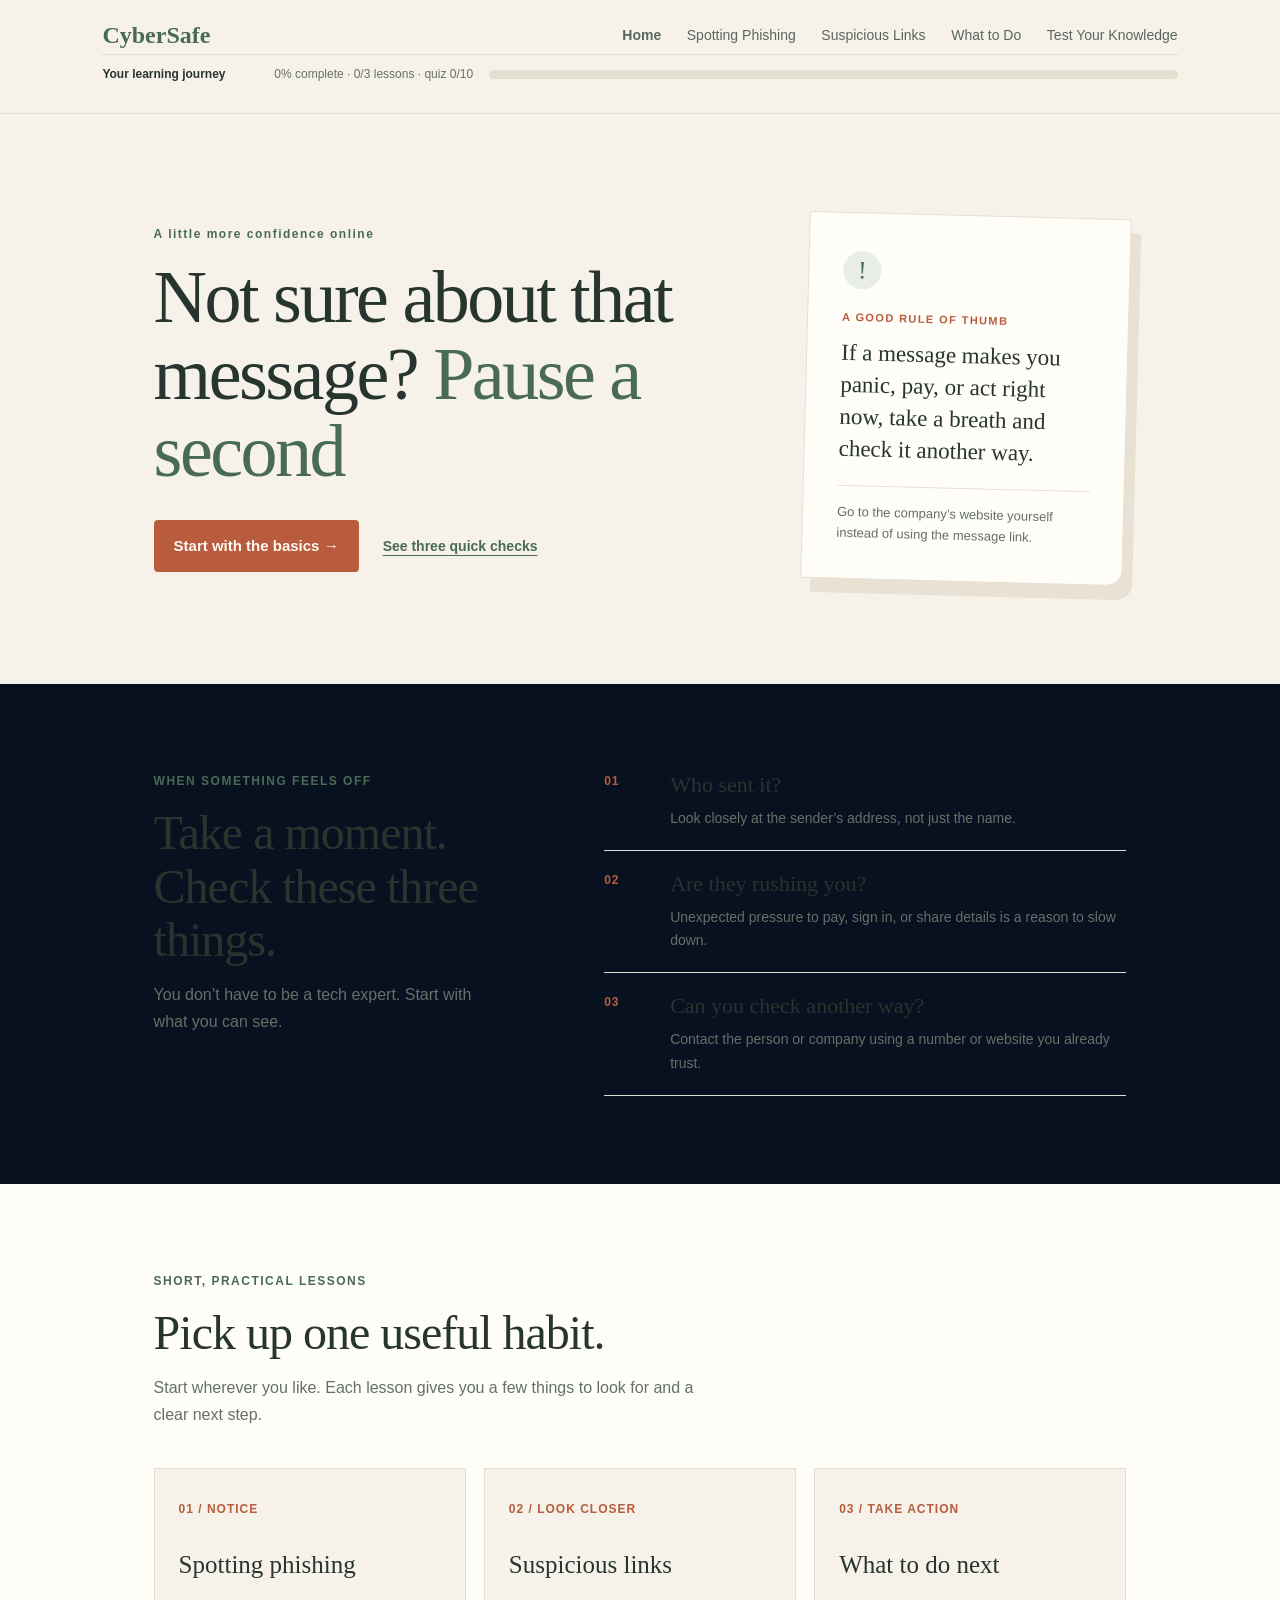
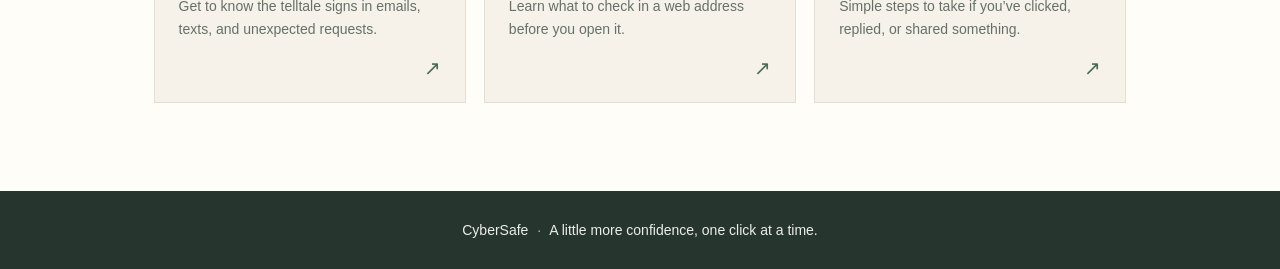
<file: index.html>
<!DOCTYPE html>
<html lang="en">
<head>
    <meta charset="UTF-8">
    <meta name="viewport" content="width=device-width, initial-scale=1.0">
    <title>CyberSafe</title>
    <link rel="icon" type="image/png" href="favicon.png">
    <link rel="stylesheet" href="style.css">
</head>
<body class="home-page" data-page="home">
    <nav>
        <div class="logo">CyberSafe</div>
        <div class="nav-links">
            <a href="index.html">Home</a>
            <a href="spotting-phishing.html">Spotting Phishing</a>
            <a href="suspicious-links.html">Suspicious Links</a>
            <a href="what-to-do.html">What to Do</a>
            <a href="test-your-knowledge.html">Test Your Knowledge</a>
        </div>
        <div class="site-progress" aria-label="Website learning progress">
            <div class="site-progress-copy">
                <span class="site-progress-title">Your learning journey</span>
                <span id="site-progress-label">Loading progress…</span>
            </div>
            <div class="site-progress-track" role="progressbar" aria-label="Website progress" aria-valuemin="0" aria-valuemax="100" aria-valuenow="0">
                <div class="site-progress-fill"></div>
            </div>
        </div>
    </nav>

    <main>
        <section id="home" class="hero">
            <div class="hero-copy">
                <p class="tag">A little more confidence online</p>
                <h1>Not sure about that message? <span>Pause a second</span></h1>
                <p class="hero-text">
                </p>
                <div class="hero-actions">
                    <a href="spotting-phishing.html" class="button">Start with the basics <span aria-hidden="true">→</span></a>
                    <a href="#quick-checks" class="text-link">See three quick checks</a>
                </div>
            </div>

            <aside class="hero-note" aria-label="A helpful online safety reminder">
                <span class="note-mark" aria-hidden="true">!</span>
                <p class="note-eyebrow">A good rule of thumb</p>
                <p class="note-quote">If a message makes you panic, pay, or act right now, take a breath and check it another way.</p>
                <p class="note-small">Go to the company’s website yourself instead of using the message link.</p>
            </aside>
        </section>

        <section id="quick-checks" class="section home-checks">
            <div class="section-heading">
                <p class="tag">WHEN SOMETHING FEELS OFF</p>
                <h2>Take a moment. Check these three things.</h2>
                <p class="description">You don’t have to be a tech expert. Start with what you can see.</p>
            </div>

            <ol class="checks-list">
                <li>
                    <span class="check-number">01</span>
                    <div><h3>Who sent it?</h3><p>Look closely at the sender’s address, not just the name.</p></div>
                </li>
                <li>
                    <span class="check-number">02</span>
                    <div><h3>Are they rushing you?</h3><p>Unexpected pressure to pay, sign in, or share details is a reason to slow down.</p></div>
                </li>
                <li>
                    <span class="check-number">03</span>
                    <div><h3>Can you check another way?</h3><p>Contact the person or company using a number or website you already trust.</p></div>
                </li>
            </ol>
        </section>

        <section id="videos" class="section home-lessons">
            <div class="section-heading">
                <p class="tag">SHORT, PRACTICAL LESSONS</p>
                <h2>Pick up one useful habit.</h2>
                <p class="description">Start wherever you like. Each lesson gives you a few things to look for and a clear next step.</p>
            </div>

            <div class="lesson-grid">
                <a class="lesson-link" href="spotting-phishing.html">
                    <article class="lesson-card">
                        <span class="lesson-number">01 / NOTICE</span>
                        <h3>Spotting phishing</h3>
                        <p>Get to know the telltale signs in emails, texts, and unexpected requests.</p>
                        <span class="lesson-arrow" aria-hidden="true">↗</span>
                    </article>
                </a>

                <a class="lesson-link" href="suspicious-links.html">
                    <article class="lesson-card">
                        <span class="lesson-number">02 / LOOK CLOSER</span>
                        <h3>Suspicious links</h3>
                        <p>Learn what to check in a web address before you open it.</p>
                        <span class="lesson-arrow" aria-hidden="true">↗</span>
                    </article>
                </a>

                <a class="lesson-link" href="what-to-do.html">
                    <article class="lesson-card">
                        <span class="lesson-number">03 / TAKE ACTION</span>
                        <h3>What to do next</h3>
                        <p>Simple steps to take if you’ve clicked, replied, or shared something.</p>
                        <span class="lesson-arrow" aria-hidden="true">↗</span>
                    </article>
                </a>
            </div>
        </section>

    </main>

    <footer>
        <p>CyberSafe <span aria-hidden="true">·</span> A little more confidence, one click at a time.</p>
    </footer>
    <script src="script.js"></script>
</body>
</html>
</file>
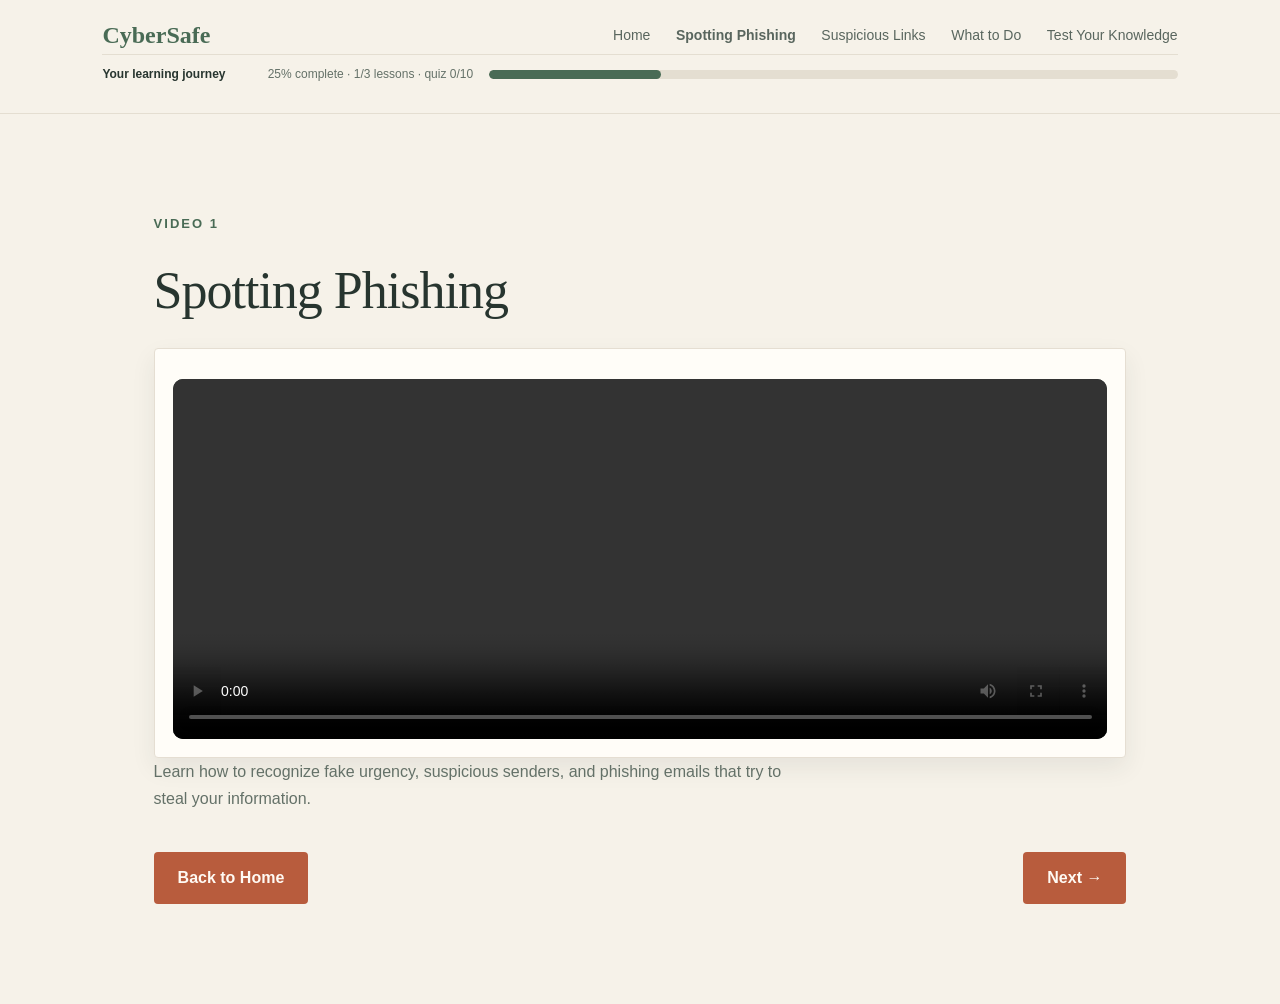
<file: spotting-phishing.html>
<!DOCTYPE html>
<html lang="en">
<head>
    <meta charset="UTF-8">
    <meta name="viewport" content="width=device-width, initial-scale=1.0">
    <title>Spotting Phishing | CyberSafe</title>
    <link rel="icon" type="image/png" href="favicon.png">
    <link rel="stylesheet" href="style.css">
</head>
<body data-page="spotting">
    <nav>
        <div class="logo">CyberSafe</div>
        <div class="nav-links">
            <a href="index.html">Home</a>
            <a href="spotting-phishing.html">Spotting Phishing</a>
            <a href="suspicious-links.html">Suspicious Links</a>
            <a href="what-to-do.html">What to Do</a>
            <a href="test-your-knowledge.html">Test Your Knowledge</a>
        </div>
        <div class="site-progress" aria-label="Website learning progress">
            <div class="site-progress-copy">
                <span class="site-progress-title">Your learning journey</span>
                <span id="site-progress-label">Loading progress…</span>
            </div>
            <div class="site-progress-track" role="progressbar" aria-label="Website progress" aria-valuemin="0" aria-valuemax="100" aria-valuenow="0">
                <div class="site-progress-fill"></div>
            </div>
        </div>
    </nav>

    <main>
        <section class="section videos-section">
            <p class="tag">VIDEO 1</p>
            <h2>Spotting Phishing</h2>
            <div class="video-card full-width">
                <video controls preload="metadata">
                    <source src="videos/video1.mp4" type="video/mp4">
                    Your browser does not support the video tag.
                </video>
            </div>
            <p class="description">
                Learn how to recognize fake urgency, suspicious senders, and phishing emails that try to steal your information.
            </p>
            <div class="lesson-navigation">
                <a href="index.html" class="button">Back to Home</a>
                <a href="suspicious-links.html" class="button">Next →</a>
            </div>
        </section>
    </main>
    <script src="script.js"></script>
</body>
</html>
</file>
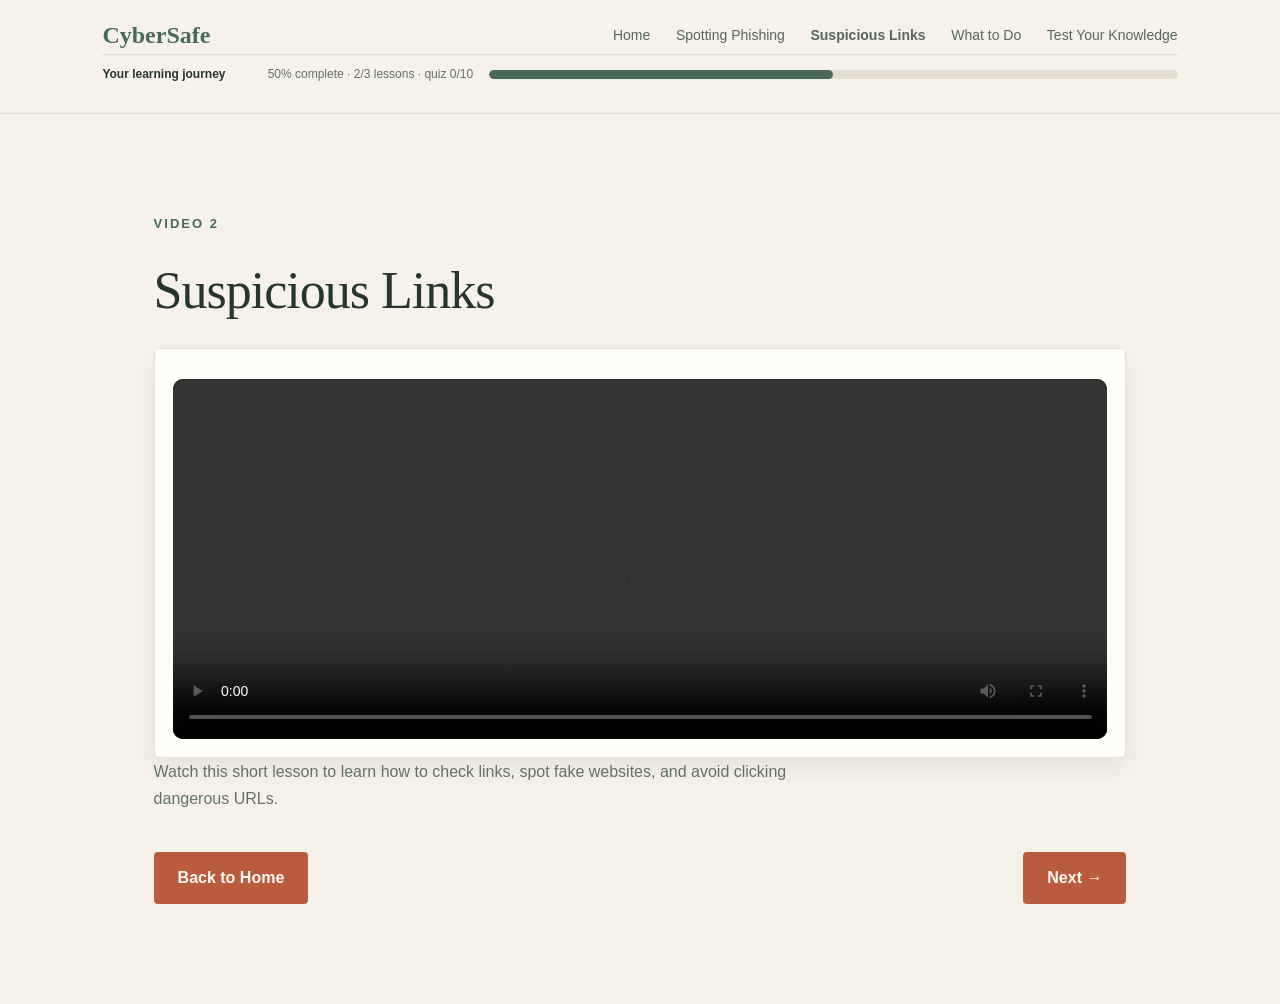
<file: suspicious-links.html>
<!DOCTYPE html>
<html lang="en">
<head>
    <meta charset="UTF-8">
    <meta name="viewport" content="width=device-width, initial-scale=1.0">
    <title>Suspicious Links | CyberSafe</title>
    <link rel="icon" type="image/png" href="favicon.png">
    <link rel="stylesheet" href="style.css">
</head>
<body data-page="links">
    <nav>
        <div class="logo">CyberSafe</div>
        <div class="nav-links">
            <a href="index.html">Home</a>
            <a href="spotting-phishing.html">Spotting Phishing</a>
            <a href="suspicious-links.html">Suspicious Links</a>
            <a href="what-to-do.html">What to Do</a>
            <a href="test-your-knowledge.html">Test Your Knowledge</a>
        </div>
        <div class="site-progress" aria-label="Website learning progress">
            <div class="site-progress-copy">
                <span class="site-progress-title">Your learning journey</span>
                <span id="site-progress-label">Loading progress…</span>
            </div>
            <div class="site-progress-track" role="progressbar" aria-label="Website progress" aria-valuemin="0" aria-valuemax="100" aria-valuenow="0">
                <div class="site-progress-fill"></div>
            </div>
        </div>
    </nav>

    <main>
        <section class="section videos-section">
            <p class="tag">VIDEO 2</p>
            <h2>Suspicious Links</h2>
            <div class="video-card full-width">
                <video controls preload="metadata">
                    <source src="videos/video2.mp4" type="video/mp4">
                    Your browser does not support the video tag.
                </video>
            </div>
            <p class="description">
                Watch this short lesson to learn how to check links, spot fake websites, and avoid clicking dangerous URLs.
            </p>
            <div class="lesson-navigation">
                <a href="index.html" class="button">Back to Home</a>
                <a href="what-to-do.html" class="button">Next →</a>
            </div>
        </section>
    </main>
    <script src="script.js"></script>
</body>
</html>
</file>
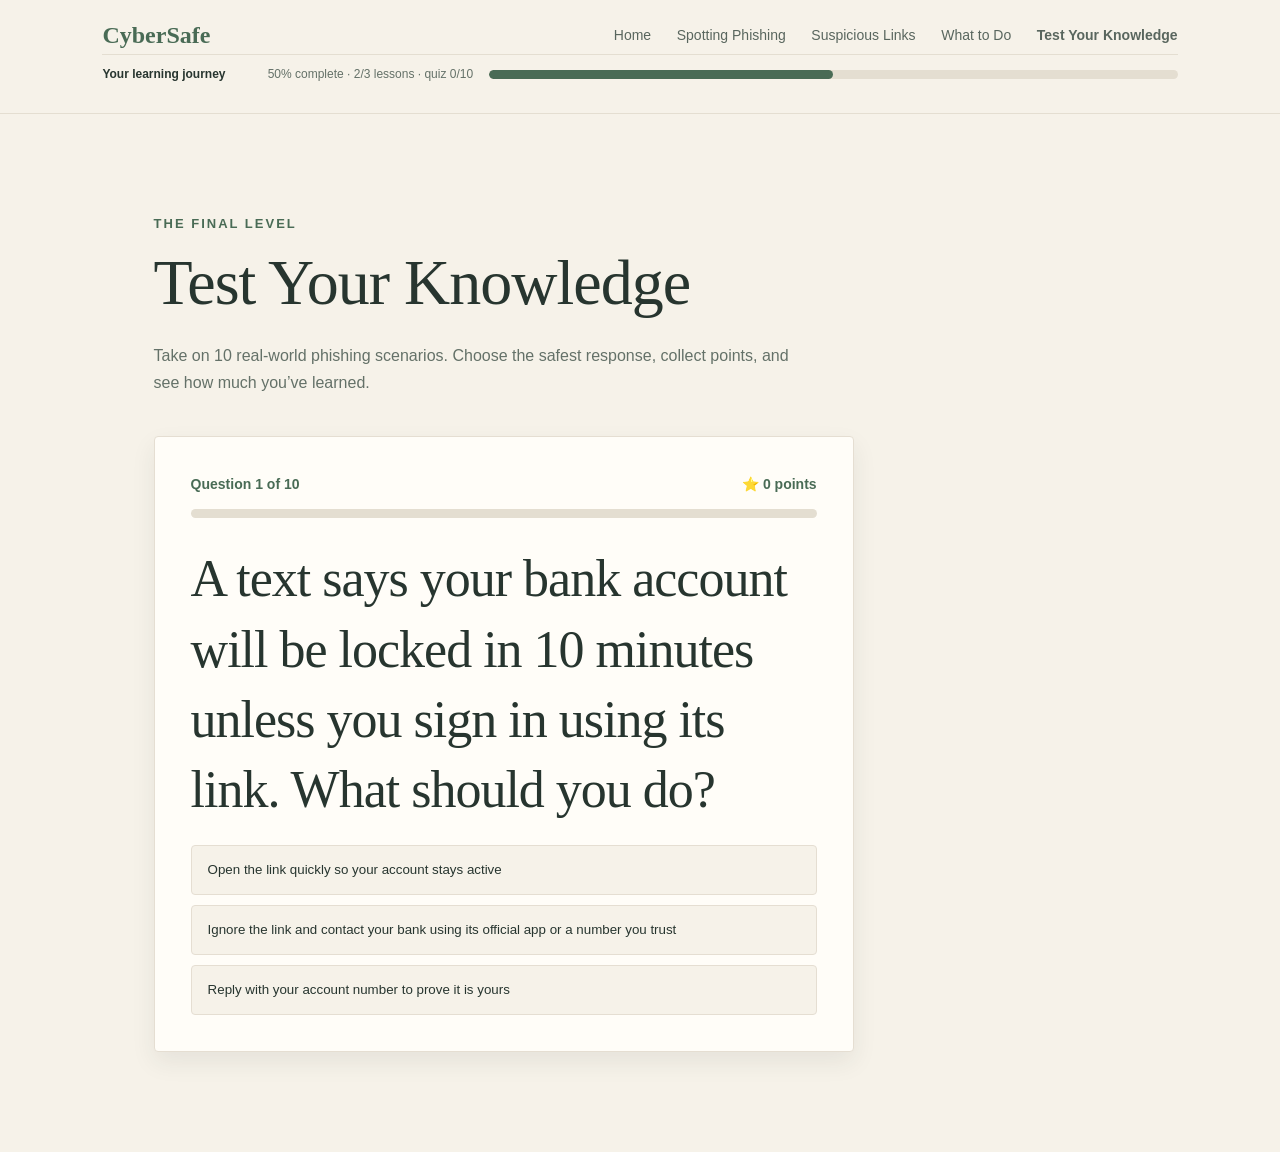
<file: test-your-knowledge.html>
<!DOCTYPE html>
<html lang="en">
<head>
    <meta charset="UTF-8">
    <meta name="viewport" content="width=device-width, initial-scale=1.0">
    <title>Test Your Knowledge | CyberSafe</title>
    <link rel="icon" type="image/png" href="favicon.png">
    <link rel="stylesheet" href="style.css">
</head>
<body data-page="quiz">
    <nav>
        <div class="logo">CyberSafe</div>
        <div class="nav-links">
            <a href="index.html">Home</a>
            <a href="spotting-phishing.html">Spotting Phishing</a>
            <a href="suspicious-links.html">Suspicious Links</a>
            <a href="what-to-do.html">What to Do</a>
            <a href="test-your-knowledge.html">Test Your Knowledge</a>
        </div>
        <div class="site-progress" aria-label="Website learning progress">
            <div class="site-progress-copy">
                <span class="site-progress-title">Your learning journey</span>
                <span id="site-progress-label">Loading progress…</span>
            </div>
            <div class="site-progress-track" role="progressbar" aria-label="Website progress" aria-valuemin="0" aria-valuemax="100" aria-valuenow="0">
                <div class="site-progress-fill"></div>
            </div>
        </div>
    </nav>

    <main>
        <section class="section quiz-section">
            <p class="tag">THE FINAL LEVEL</p>
            <h1>Test Your Knowledge</h1>
            <p class="description">Take on 10 real-world phishing scenarios. Choose the safest response, collect points, and see how much you’ve learned.</p>

            <div class="quiz-card" id="quiz-card" aria-live="polite">
                <div class="quiz-topline">
                    <span id="quiz-question-count">Question 1 of 10</span>
                    <span id="quiz-score">⭐ 0 points</span>
                </div>
                <div class="quiz-progress-track" role="progressbar" aria-label="Quiz progress" aria-valuemin="0" aria-valuemax="10" aria-valuenow="0">
                    <div class="quiz-progress-fill"></div>
                </div>
                <h2 id="quiz-question"></h2>
                <div class="quiz-answers" id="quiz-answers"></div>
                <p id="quiz-feedback" hidden></p>
                <button class="quiz-next button" id="quiz-next" type="button" hidden>Next question →</button>
            </div>
        </section>
    </main>
    <script src="script.js"></script>
</body>
</html>
</file>
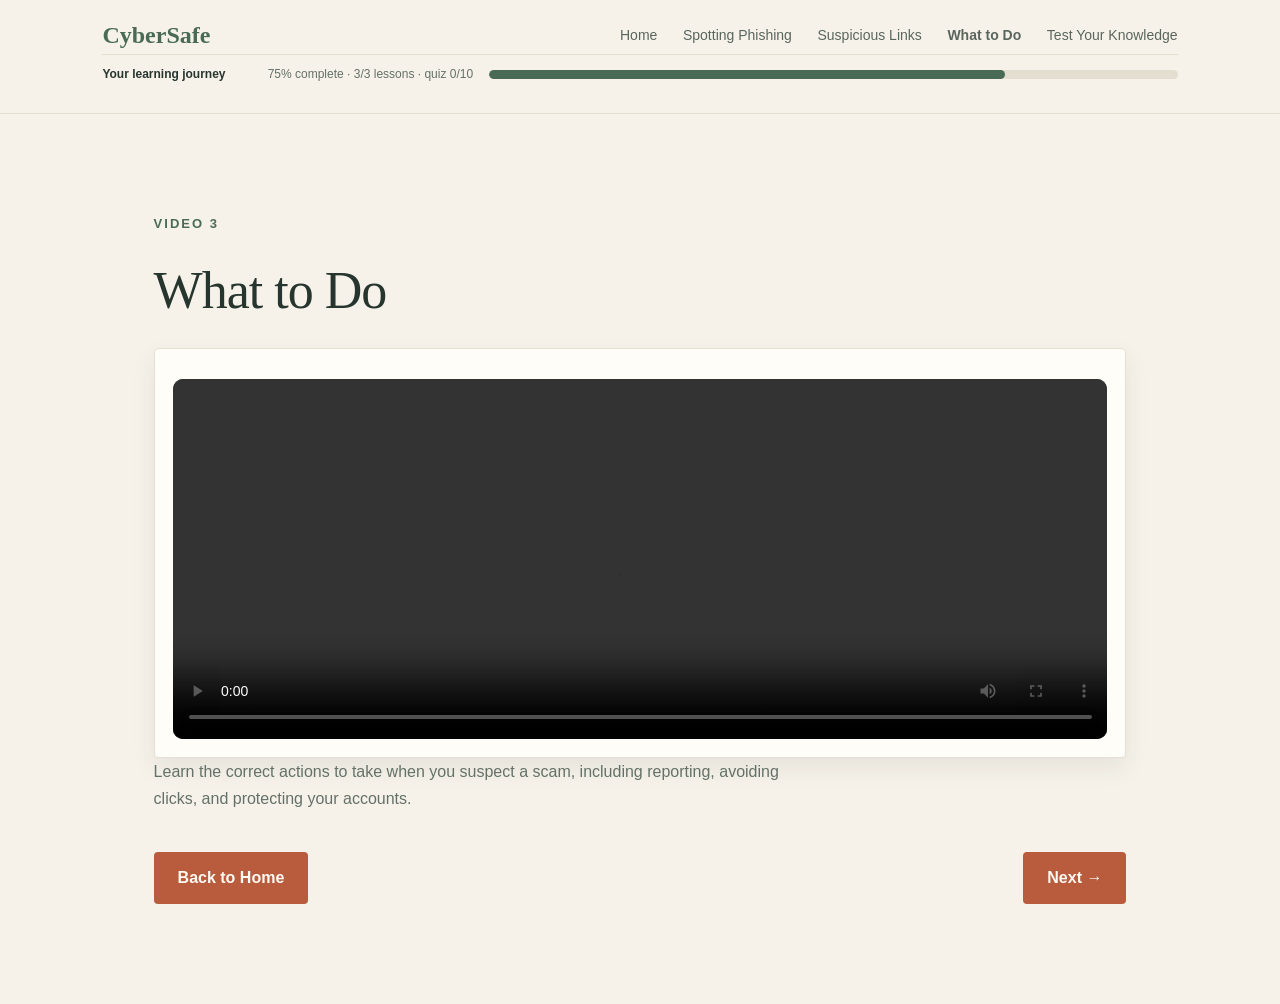
<file: what-to-do.html>
<!DOCTYPE html>
<html lang="en">
<head>
    <meta charset="UTF-8">
    <meta name="viewport" content="width=device-width, initial-scale=1.0">
    <title>What to Do | CyberSafe</title>
    <link rel="icon" type="image/png" href="favicon.png">
    <link rel="stylesheet" href="style.css">
</head>
<body data-page="actions">
    <nav>
        <div class="logo">CyberSafe</div>
        <div class="nav-links">
            <a href="index.html">Home</a>
            <a href="spotting-phishing.html">Spotting Phishing</a>
            <a href="suspicious-links.html">Suspicious Links</a>
            <a href="what-to-do.html">What to Do</a>
            <a href="test-your-knowledge.html">Test Your Knowledge</a>
        </div>
        <div class="site-progress" aria-label="Website learning progress">
            <div class="site-progress-copy">
                <span class="site-progress-title">Your learning journey</span>
                <span id="site-progress-label">Loading progress…</span>
            </div>
            <div class="site-progress-track" role="progressbar" aria-label="Website progress" aria-valuemin="0" aria-valuemax="100" aria-valuenow="0">
                <div class="site-progress-fill"></div>
            </div>
        </div>
    </nav>

    <main>
        <section class="section videos-section">
            <p class="tag">VIDEO 3</p>
            <h2>What to Do</h2>
            <div class="video-card full-width">
                <video controls preload="metadata">
                    <source src="videos/video3.mp4" type="video/mp4">
                    Your browser does not support the video tag.
                </video>
            </div>
            <p class="description">
                Learn the correct actions to take when you suspect a scam, including reporting, avoiding clicks, and protecting your accounts.
            </p>
            <div class="lesson-navigation">
                <a href="index.html" class="button">Back to Home</a>
                <a href="test-your-knowledge.html" class="button">Next →</a>
            </div>
        </section>
    </main>
    <script src="script.js"></script>
</body>
</html>
</file>
<file: style.css>
* {
    margin: 0;
    padding: 0;
    box-sizing: border-box;
}

html {
    scroll-behavior: smooth;
    scroll-padding-top: 90px;
}

body {
    font-family: Arial, Helvetica, sans-serif;
    background: #07111f;
    color: #f4f7fb;
    line-height: 1.6;
}

nav {
    min-height: 70px;
    background: #0b1728;
    border-bottom: 1px solid #1d3048;
    display: flex;
    flex-wrap: wrap;
    align-items: center;
    justify-content: space-between;
    padding: 0 8%;
    position: sticky;
    top: 0;
    z-index: 100;
}

.logo {
    font-size: 21px;
    font-weight: bold;
    color: #5ee7d3;
}

.nav-links {
    display: flex;
    gap: 30px;
}

.nav-links a {
    color: #b9c7d8;
    text-decoration: none;
    font-size: 14px;
}

.nav-links a:hover {
    color: #5ee7d3;
}

.nav-links a[aria-current="page"] {
    color: #496b55;
    font-weight: bold;
}

.site-progress {
    flex: 0 0 100%;
    display: grid;
    grid-template-columns: minmax(190px, 0.7fr) minmax(160px, 1.3fr);
    align-items: center;
    gap: 16px;
    padding: 10px 0 12px;
    border-top: 1px solid #e4ded1;
}

.site-progress-copy {
    display: flex;
    align-items: baseline;
    justify-content: space-between;
    gap: 12px;
    color: var(--home-muted, #647168);
    font-size: 12px;
}

.site-progress-title {
    color: var(--home-ink, #27352f);
    font-weight: bold;
}

.site-progress-track,
.quiz-progress-track {
    height: 9px;
    overflow: hidden;
    border-radius: 99px;
    background: #e4ded1;
}

.site-progress-fill,
.quiz-progress-fill {
    width: 0;
    height: 100%;
    border-radius: inherit;
    background: var(--home-green, #496b55);
    transition: width 0.35s ease;
}

.hero {
    min-height: 650px;
    display: flex;
    align-items: center;
    justify-content: space-between;
    padding: 80px 12%;
    background:
        radial-gradient(circle at 80% 40%, #12395b 0%, transparent 30%),
        #07111f;
}

.tag {
    color: #5ee7d3;
    font-size: 13px;
    font-weight: bold;
    letter-spacing: 2px;
    margin-bottom: 15px;
}

h1 {
    font-size: 70px;
    line-height: 1.05;
    margin-bottom: 25px;
}

h1 span {
    color: #5ee7d3;
}

.hero-text {
    max-width: 520px;
    color: #aebdce;
    font-size: 18px;
    margin-bottom: 30px;
}

.button {
    display: inline-block;
    background: #5ee7d3;
    color: #07111f;
    padding: 13px 24px;
    border-radius: 8px;
    text-decoration: none;
    font-weight: bold;
}

.lesson-navigation {
    display: flex;
    justify-content: space-between;
    align-items: center;
    gap: 16px;
}

.section {
    padding: 100px 12%;
    background: #0a1727;
    scroll-margin-top: 90px;
}

.hero {
    scroll-margin-top: 90px;
}

.section:nth-child(even) {
    background: #07111f;
}

h2 {
    font-size: 42px;
    margin-bottom: 15px;
}

.description {
    color: #aebdce;
    max-width: 650px;
    margin-bottom: 40px;
}

.cards {
    display: grid;
    grid-template-columns: repeat(3, 1fr);
    gap: 20px;
}

.card {
    background: #101f32;
    border: 1px solid #1d344c;
    padding: 30px;
    border-radius: 12px;
}

.card:hover {
    border-color: #5ee7d3;
    transform: translateY(-3px);
    transition: 0.2s;
}

.icon {
    font-size: 35px;
    margin-bottom: 15px;
}

.card h3 {
    margin-bottom: 10px;
}

.card p {
    color: #9eafc2;
}

.video-placeholder {
    margin-top: 40px;
    height: 280px;
    border: 2px dashed #2c4963;
    border-radius: 12px;
    display: flex;
    flex-direction: column;
    align-items: center;
    justify-content: center;
    color: #9eafc2;
}

.play {
    background: #5ee7d3;
    color: #07111f;
    width: 60px;
    height: 60px;
    border-radius: 50%;
    display: flex;
    align-items: center;
    justify-content: center;
    margin-bottom: 15px;
}

.videos-section {
    background: #081522;
}

.video-stack {
    display: flex;
    flex-direction: column;
    gap: 28px;
    margin-top: 30px;
}

.lesson-link {
    text-decoration: none;
    color: inherit;
}

.lesson-link .video-card {
    transition: transform 0.2s ease, border-color 0.2s ease;
}

.lesson-link:hover .video-card {
    transform: translateY(-2px);
    border-color: #5ee7d3;
}

.video-card {
    background: #101f32;
    border: 1px solid #1d344c;
    border-radius: 12px;
    padding: 18px;
    box-shadow: 0 12px 28px rgba(0, 0, 0, 0.15);
}

.video-card.full-width {
    width: 100%;
}

.video-card video {
    width: 100%;
    height: 360px;
    border-radius: 10px;
    background: #000;
    object-fit: cover;
    display: block;
    margin-top: 12px;
}

.video-card h3 {
    margin-top: 4px;
    color: #f4f7fb;
}

.video-card p {
    color: #aebdce;
    margin-top: 8px;
}

.practice {
    background: #081522;
}

.email {
    max-width: 700px;
    background: white;
    color: #222;
    border-radius: 10px;
    padding: 25px;
    margin: 35px auto 25px;
    box-shadow: 0 15px 40px rgba(0,0,0,0.3);
}

.email-top {
    display: flex;
    justify-content: space-between;
    color: #555;
}

.email-info {
    margin: 20px 0;
}

.email hr {
    border: none;
    border-top: 1px solid #ddd;
    margin-bottom: 20px;
}

.fake-link {
    background: #246bfd;
    color: white;
    border: none;
    padding: 12px 20px;
    border-radius: 5px;
    margin-top: 10px;
}

.choices {
    display: flex;
    justify-content: center;
    gap: 15px;
    flex-wrap: wrap;
}

.choices button,
.quiz-card button {
    padding: 13px 20px;
    border: 1px solid #2b4862;
    background: #102238;
    color: white;
    border-radius: 8px;
    cursor: pointer;
}

.choices button:hover,
.quiz-card button:hover {
    border-color: #5ee7d3;
}

#feedback,
#quiz-feedback {
    max-width: 700px;
    margin: 20px auto;
    padding: 15px;
    border-radius: 8px;
    text-align: center;
    font-weight: bold;
}

.quiz-card {
    max-width: 700px;
    background: #101f32;
    border: 1px solid #1d344c;
    padding: 30px;
    border-radius: 12px;
}

.quiz-section {
    min-height: calc(100vh - 74px);
}

body:not(.home-page) .quiz-card {
    padding: clamp(22px, 5vw, 36px);
    background: #fffdf8;
    border-color: #e5ded2;
    border-radius: 4px;
    box-shadow: 0 10px 24px rgba(39, 53, 47, 0.08);
}

.quiz-topline {
    display: flex;
    justify-content: space-between;
    gap: 16px;
    margin-bottom: 14px;
    color: var(--home-green, #496b55);
    font-size: 14px;
    font-weight: bold;
}

.quiz-card .quiz-progress-track {
    margin-bottom: 26px;
}

.quiz-card h2 {
    margin-bottom: 20px;
    font-size: clamp(22px, 3vw, 28px);
    line-height: 1.35;
}

.quiz-answers {
    display: grid;
    gap: 10px;
}

.quiz-card button.quiz-answer {
    display: block;
    width: 100%;
    text-align: left;
    padding: 14px 16px;
    border: 1px solid #e5ded2;
    background: #f6f2e9;
    color: var(--home-ink, #27352f);
    border-radius: 4px;
    cursor: pointer;
    line-height: 1.5;
}

.quiz-card button.quiz-answer:hover:not(:disabled) {
    border-color: var(--home-green, #496b55);
    background: #e9eee6;
}

.quiz-card button.quiz-answer:disabled {
    cursor: default;
}

.quiz-card button.quiz-answer.is-correct {
    border-color: #496b55;
    background: #e9eee6;
}

.quiz-card button.quiz-answer.is-incorrect {
    border-color: #b85c3d;
    background: #f7e9e1;
}

#quiz-feedback {
    margin: 18px 0 0;
    padding: 14px 16px;
    text-align: left;
    font-size: 14px;
    font-weight: normal;
    line-height: 1.6;
}

.quiz-feedback-correct,
.quiz-result {
    background: #e9eee6;
    color: #27352f;
}

.quiz-feedback-incorrect {
    background: #f7e9e1;
    color: #673d30;
}

.quiz-card button.quiz-next {
    margin-top: 20px;
    border: 0;
    cursor: pointer;
}

.quiz-card button[hidden],
#quiz-feedback[hidden] {
    display: none;
}

body:not(.home-page) .quiz-card button.quiz-next {
    background: var(--home-rust);
    color: #fffaf4;
}

footer {
    text-align: center;
    padding: 30px;
    background: #050d17;
    color: #71859c;
}

@media (max-width: 800px) {
    .cards {
        grid-template-columns: 1fr;
    }

    .hero {
        flex-direction: column;
        text-align: center;
    }

    h1 {
        font-size: 48px;
    }

    .nav-links {
        gap: 10px;
    }

    .video-card video {
        height: 240px;
    }

    .lesson-navigation {
        flex-wrap: wrap;
    }
}
.button-group {
    display: flex;
    gap: 12px;
    margin-top: 20px;
    flex-wrap: wrap;
}

/* Optional styling for secondary buttons if you want a neutral outline look */
.button.secondary {
    background-color: transparent;
    border: 1px solid #ccc;
    color: inherit;
}

/* Homepage visual theme */
.home-page {
    --home-paper: #f6f2e9;
    --home-ink: #27352f;
    --home-muted: #647168;
    --home-green: #496b55;
    --home-rust: #b85c3d;
    background: var(--home-paper);
    color: var(--home-ink);
    font-family: Arial, Helvetica, sans-serif;
}

.home-page nav {
    height: auto;
    min-height: 74px;
    padding: 16px 8%;
    background: var(--home-paper);
    border-bottom: 1px solid #e4ded1;
}

.home-page .logo {
    color: var(--home-green);
    font-family: Georgia, "Times New Roman", serif;
    font-size: 24px;
}

.home-page .nav-links {
    gap: clamp(12px, 2vw, 28px);
}

.home-page .nav-links a {
    color: #59665e;
}

.home-page .nav-links a:hover,
.home-page .nav-links a:focus-visible {
    color: var(--home-rust);
}

.home-page .hero {
    min-height: 570px;
    display: grid;
    grid-template-columns: minmax(0, 1.25fr) minmax(280px, 0.75fr);
    align-items: center;
    gap: clamp(48px, 9vw, 130px);
    padding: 82px 12%;
    background: var(--home-paper);
}

.home-page .hero-copy {
    max-width: 650px;
}

.home-page .tag {
    color: var(--home-green);
    font-size: 12px;
    letter-spacing: 1.5px;
}

.home-page h1,
.home-page h2,
.home-page .lesson-card h3 {
    font-family: Georgia, "Times New Roman", serif;
    font-weight: 500;
}

.home-page h1 {
    max-width: 700px;
    margin-bottom: 22px;
    font-size: clamp(48px, 6vw, 74px);
    line-height: 1.04;
    letter-spacing: -2.5px;
}

.home-page h1 span {
    color: var(--home-green);
}

.home-page .hero-text {
    max-width: 500px;
    color: var(--home-muted);
    font-size: 18px;
    line-height: 1.75;
}

.home-page .hero-actions {
    display: flex;
    align-items: center;
    gap: 24px;
    flex-wrap: wrap;
}

.home-page .button {
    background: var(--home-rust);
    color: #fffaf4;
    border-radius: 4px;
    padding: 14px 20px;
    font-size: 15px;
    transition: background-color 0.2s ease, transform 0.2s ease;
}

.home-page .button:hover {
    background: #98452f;
    transform: translateY(-2px);
}

.home-page .text-link {
    color: var(--home-green);
    font-size: 14px;
    font-weight: bold;
    text-underline-offset: 4px;
}

.home-page a:focus-visible {
    outline: 3px solid #d48667;
    outline-offset: 4px;
}

.hero-note {
    position: relative;
    max-width: 390px;
    padding: 38px 34px 34px;
    background: #fffdf8;
    border: 1px solid #e8dfd0;
    border-radius: 3px 3px 16px 3px;
    box-shadow: 10px 14px 0 #e9e1d4;
    transform: rotate(1.5deg);
}

.note-mark {
    display: inline-flex;
    width: 38px;
    height: 38px;
    align-items: center;
    justify-content: center;
    border-radius: 50%;
    background: #e8eee5;
    color: var(--home-green);
    font-family: Georgia, "Times New Roman", serif;
    font-size: 25px;
}

.note-eyebrow {
    margin: 20px 0 10px;
    color: var(--home-rust);
    font-size: 11px;
    font-weight: bold;
    letter-spacing: 1.4px;
    text-transform: uppercase;
}

.note-quote {
    color: var(--home-ink);
    font-family: Georgia, "Times New Roman", serif;
    font-size: 23px;
    line-height: 1.4;
}

.note-small {
    margin-top: 20px;
    padding-top: 16px;
    border-top: 1px solid #e8dfd0;
    color: var(--home-muted);
    font-size: 13px;
    line-height: 1.6;
}

.home-page .section {
    padding: 88px 12%;
    scroll-margin-top: 86px;
}

.home-checks {
    display: grid;
    grid-template-columns: minmax(220px, 0.8fr) minmax(0, 1.2fr);
    align-items: start;
    gap: clamp(40px, 8vw, 110px);
    background: #e9eee6;
}

.home-page .section-heading {
    max-width: 560px;
}

.home-page h2 {
    margin-bottom: 14px;
    font-size: clamp(34px, 4vw, 48px);
    line-height: 1.12;
    letter-spacing: -1px;
}

.home-page .description {
    color: var(--home-muted);
    font-size: 16px;
    line-height: 1.7;
}

.checks-list {
    list-style: none;
}

.checks-list li {
    display: grid;
    grid-template-columns: 48px 1fr;
    gap: 18px;
    padding: 20px 0;
    border-bottom: 1px solid #d4ddd2;
}

.checks-list li:first-child {
    padding-top: 0;
}

.check-number,
.lesson-number {
    color: var(--home-rust);
    font-size: 12px;
    font-weight: bold;
    letter-spacing: 1px;
}

.checks-list h3 {
    margin: -5px 0 5px;
    color: var(--home-ink);
    font-family: Georgia, "Times New Roman", serif;
    font-size: 22px;
    font-weight: 500;
}

.checks-list p {
    color: var(--home-muted);
    font-size: 14px;
    line-height: 1.65;
}

.home-lessons {
    background: #fffdf8;
}

.home-lessons .section-heading {
    margin-bottom: 34px;
}

.lesson-grid {
    display: grid;
    grid-template-columns: repeat(3, minmax(0, 1fr));
    gap: 18px;
}

.home-page .lesson-link {
    display: block;
    height: 100%;
}

.lesson-card {
    position: relative;
    height: 100%;
    min-height: 235px;
    padding: 26px 24px 48px;
    background: var(--home-paper);
    border: 1px solid #e5ded2;
    transition: transform 0.2s ease, box-shadow 0.2s ease;
}

.lesson-link:hover .lesson-card {
    transform: translateY(-4px);
    box-shadow: 0 10px 24px rgba(39, 53, 47, 0.08);
}

.lesson-card h3 {
    margin: 24px 0 10px;
    color: var(--home-ink);
    font-size: 25px;
}

.lesson-card p {
    color: var(--home-muted);
    font-size: 14px;
    line-height: 1.7;
}

.lesson-arrow {
    position: absolute;
    right: 24px;
    bottom: 18px;
    color: var(--home-green);
    font-size: 20px;
}

.home-page footer {
    padding: 28px 8%;
    background: #27352f;
    color: #e9eee6;
    font-size: 14px;
}

.home-page footer span {
    padding: 0 5px;
    color: #d9a486;
}

@media (max-width: 900px) {
    .home-page .hero {
        padding-right: 8%;
        padding-left: 8%;
        gap: 48px;
    }

    .home-page .section {
        padding-right: 8%;
        padding-left: 8%;
    }

    .home-checks {
        grid-template-columns: 1fr;
        gap: 24px;
    }

    .lesson-grid {
        grid-template-columns: 1fr 1fr;
    }
}

@media (max-width: 650px) {
    .home-page nav {
        align-items: flex-start;
        flex-direction: column;
        gap: 12px;
        padding: 12px 6%;
    }

    .home-page .nav-links {
        width: 100%;
        gap: 8px 16px;
        flex-wrap: wrap;
    }

    .home-page .nav-links a {
        font-size: 12px;
    }

    .site-progress {
        width: 100%;
        grid-template-columns: 1fr;
        gap: 6px;
        padding: 9px 0 2px;
    }

    .site-progress-copy {
        flex-wrap: wrap;
    }

    .home-page .hero {
        grid-template-columns: 1fr;
        gap: 42px;
        padding: 62px 7% 74px;
    }

    .home-page h1 {
        font-size: clamp(44px, 12vw, 62px);
        letter-spacing: -1.8px;
    }

    .hero-note {
        justify-self: center;
        width: min(100%, 390px);
    }

    .home-page .section {
        padding: 66px 7%;
    }

    .lesson-grid {
        grid-template-columns: 1fr;
    }

    .lesson-card {
        min-height: 205px;
    }
}

body:not(.home-page) {
    --home-paper: #f6f2e9;
    --home-ink: #27352f;
    --home-muted: #647168;
    --home-green: #496b55;
    --home-rust: #b85c3d;
    background: var(--home-paper);
    color: var(--home-ink);
}

body:not(.home-page) nav {
    height: auto;
    min-height: 74px;
    padding: 16px 8%;
    background: var(--home-paper);
    border-bottom-color: #e4ded1;
}

body:not(.home-page) .logo {
    color: var(--home-green);
    font-family: Georgia, "Times New Roman", serif;
    font-size: 24px;
}

body:not(.home-page) .nav-links {
    gap: clamp(12px, 2vw, 28px);
}

body:not(.home-page) .nav-links a {
    color: #59665e;
}

body:not(.home-page) .nav-links a:hover,
body:not(.home-page) .nav-links a:focus-visible {
    color: var(--home-rust);
}

body:not(.home-page) .section,
body:not(.home-page) .videos-section {
    min-height: calc(100vh - 74px);
    background: var(--home-paper);
}

body:not(.home-page) h1,
body:not(.home-page) h2 {
    color: var(--home-ink);
    font-family: Georgia, "Times New Roman", serif;
    font-weight: 500;
    letter-spacing: -1px;
}

body:not(.home-page) h1 {
    font-size: clamp(42px, 6vw, 64px);
}

body:not(.home-page) h2 {
    font-size: clamp(36px, 5vw, 52px);
}

body:not(.home-page) .tag {
    color: var(--home-green);
}

body:not(.home-page) .description {
    color: var(--home-muted);
    font-size: 16px;
    line-height: 1.7;
}

body:not(.home-page) .video-card {
    background: #fffdf8;
    border-color: #e5ded2;
    border-radius: 4px;
    box-shadow: 0 10px 24px rgba(39, 53, 47, 0.08);
}

body:not(.home-page) .video-card video {
    background: #27352f;
}

body:not(.home-page) .button {
    background: var(--home-rust);
    color: #fffaf4;
    border-radius: 4px;
    transition: background-color 0.2s ease, transform 0.2s ease;
}

body:not(.home-page) .button:hover {
    background: #98452f;
    transform: translateY(-2px);
}

body:not(.home-page) a:focus-visible {
    outline: 3px solid #d48667;
    outline-offset: 4px;
}

@media (max-width: 900px) {
    body:not(.home-page) nav {
        padding-right: 8%;
        padding-left: 8%;
    }
}

@media (max-width: 650px) {
    body:not(.home-page) nav {
        align-items: flex-start;
        flex-direction: column;
        gap: 12px;
        padding: 12px 6%;
    }

    body:not(.home-page) .nav-links {
        width: 100%;
        gap: 8px 16px;
        flex-wrap: wrap;
    }

    body:not(.home-page) .nav-links a {
        font-size: 12px;
    }

    .site-progress {
        width: 100%;
        grid-template-columns: 1fr;
        gap: 6px;
        padding: 9px 0 2px;
    }

    .site-progress-copy {
        flex-wrap: wrap;
    }
}
</file>
